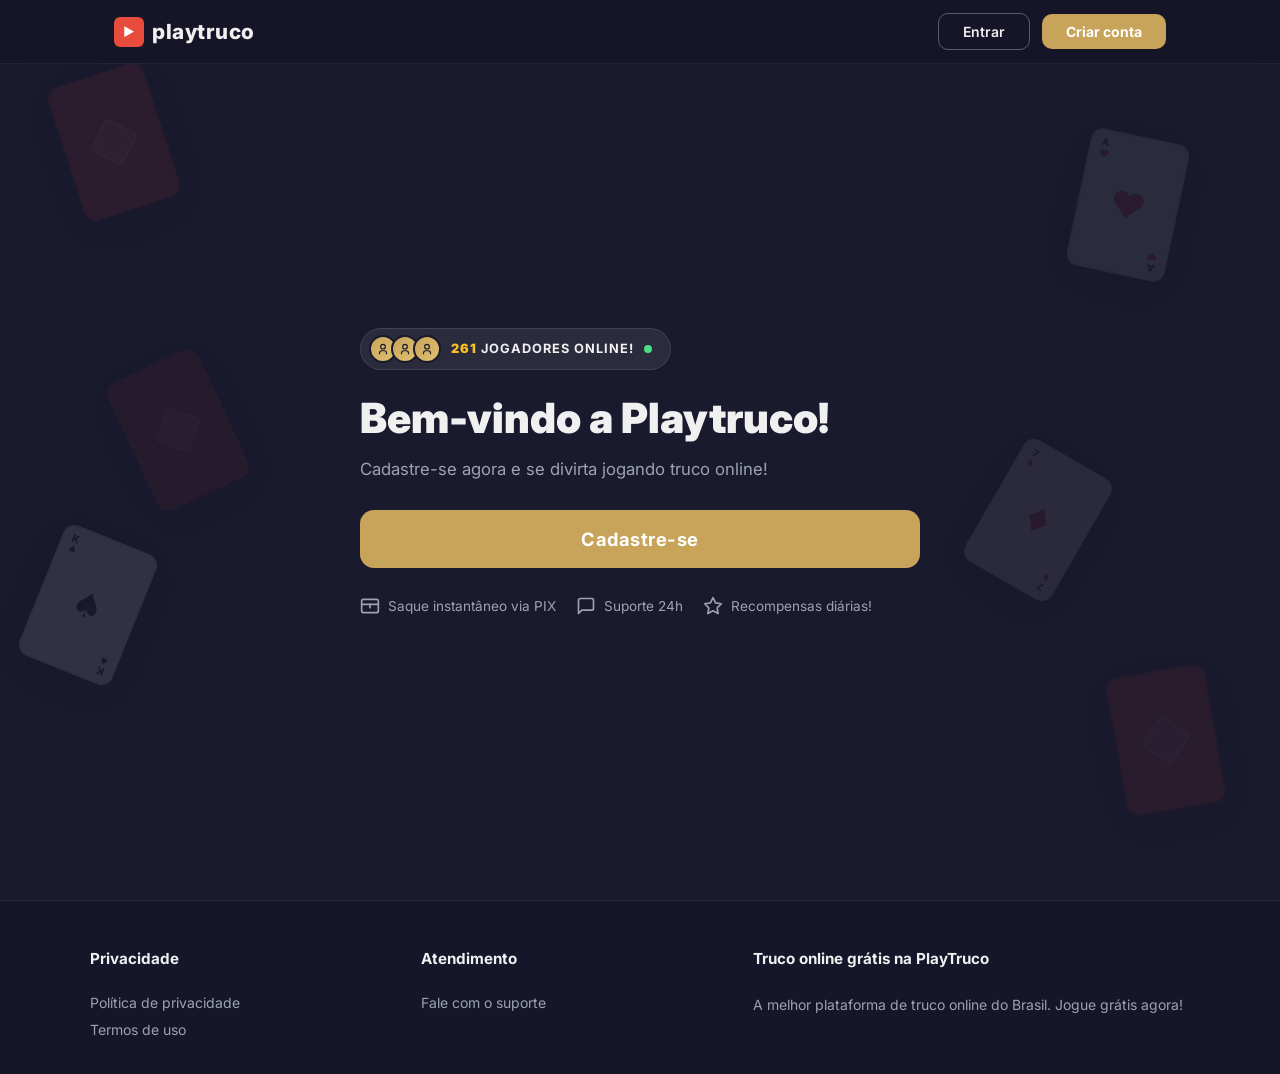
<file: index.html>
<!doctype html>
<html lang="pt-BR">
  <head>
    <meta charset="UTF-8" />
    <meta name="viewport" content="width=device-width, initial-scale=1" />
    <title>PlayTruco - Jogue Truco Online Grátis</title>
    <meta
      name="description"
      content="A melhor plataforma de truco online do Brasil. Jogue grátis agora! Saque instantâneo via PIX, suporte 24h e recompensas diárias."
    />
    <meta http-equiv="Cache-Control" content="no-cache, no-store, must-revalidate" />
    <meta http-equiv="Pragma" content="no-cache" />
    <meta http-equiv="Expires" content="0" />
    <link rel="preconnect" href="https://fonts.googleapis.com" />
    <link rel="preconnect" href="https://fonts.gstatic.com" crossorigin />
    <link href="https://fonts.googleapis.com/css2?family=Inter:wght@400;600;700;800;900&display=swap" rel="stylesheet" />
    <link rel="stylesheet" href="styles.css?v=2" />
  </head>
  <body>
    <!-- Navbar -->
    <header class="navbar">
      <div class="navbar-inner">
        <a href="/" class="logo">
          <span class="logo-icon">&#9654;</span>
          <span>playtruco</span>
        </a>
        <div class="nav-actions">
          <a href="https://www.playtruco.com/auth/sign-up?type=tiktok" class="btn-outline" target="_blank" rel="noopener">Entrar</a>
          <a href="https://www.playtruco.com/auth/sign-up?type=tiktok" class="btn-solid" target="_blank" rel="noopener">Criar conta</a>
        </div>
        <button class="mobile-menu" aria-label="Menu" id="menuBtn">
          <span></span><span></span><span></span>
        </button>
      </div>
    </header>

    <!-- Mobile nav -->
    <div class="mobile-nav" id="mobileNav">
      <a href="https://www.playtruco.com/auth/sign-up?type=tiktok" class="btn-outline" target="_blank" rel="noopener">Entrar</a>
      <a href="https://www.playtruco.com/auth/sign-up?type=tiktok" class="btn-solid" target="_blank" rel="noopener">Criar conta</a>
    </div>

    <!-- Floating cards background -->
    <div class="floating-cards" aria-hidden="true">
      <div class="fcard fcard-1">
        <div class="fcard-inner fcard-back">
          <div class="fcard-diamond"></div>
        </div>
      </div>
      <div class="fcard fcard-2">
        <div class="fcard-inner fcard-front">
          <span class="fc-corner fc-top">A<br><span class="fc-suit hearts">&hearts;</span></span>
          <span class="fc-center fc-suit hearts">&hearts;</span>
          <span class="fc-corner fc-bottom">A<br><span class="fc-suit hearts">&hearts;</span></span>
        </div>
      </div>
      <div class="fcard fcard-3">
        <div class="fcard-inner fcard-front">
          <span class="fc-corner fc-top">K<br><span class="fc-suit spades">&spades;</span></span>
          <span class="fc-center fc-suit spades">&spades;</span>
          <span class="fc-corner fc-bottom">K<br><span class="fc-suit spades">&spades;</span></span>
        </div>
      </div>
      <div class="fcard fcard-4">
        <div class="fcard-inner fcard-back">
          <div class="fcard-diamond"></div>
        </div>
      </div>
      <div class="fcard fcard-5">
        <div class="fcard-inner fcard-front">
          <span class="fc-corner fc-top">7<br><span class="fc-suit diamonds">&diams;</span></span>
          <span class="fc-center fc-suit diamonds">&diams;</span>
          <span class="fc-corner fc-bottom">7<br><span class="fc-suit diamonds">&diams;</span></span>
        </div>
      </div>
      <div class="fcard fcard-6">
        <div class="fcard-inner fcard-back">
          <div class="fcard-diamond"></div>
        </div>
      </div>
    </div>

    <!-- Hero -->
    <main class="hero">
      <div class="hero-inner">
        <!-- Players online badge -->
        <div class="players-online">
          <div class="players-avatars">
            <div class="avatar">
              <svg viewBox="0 0 24 24" fill="none" stroke="currentColor" stroke-width="2"><circle cx="12" cy="8" r="4"/><path d="M6 21v-2a4 4 0 0 1 4-4h4a4 4 0 0 1 4 4v2"/></svg>
            </div>
            <div class="avatar">
              <svg viewBox="0 0 24 24" fill="none" stroke="currentColor" stroke-width="2"><circle cx="12" cy="8" r="4"/><path d="M6 21v-2a4 4 0 0 1 4-4h4a4 4 0 0 1 4 4v2"/></svg>
            </div>
            <div class="avatar">
              <svg viewBox="0 0 24 24" fill="none" stroke="currentColor" stroke-width="2"><circle cx="12" cy="8" r="4"/><path d="M6 21v-2a4 4 0 0 1 4-4h4a4 4 0 0 1 4 4v2"/></svg>
            </div>
          </div>
          <span class="players-text"><strong id="playerCount">287</strong> JOGADORES ONLINE!</span>
          <span class="pulse-dot"></span>
        </div>

        <h1>Bem-vindo a Playtruco!</h1>
        <p class="hero-sub">Cadastre-se agora e se divirta jogando truco online!</p>

        <a href="https://www.playtruco.com/auth/sign-up?type=tiktok" class="cta-btn" id="ctaBtn" target="_blank" rel="noopener">
          Cadastre-se
        </a>

        <div class="features">
          <div class="feature">
            <svg width="20" height="20" viewBox="0 0 24 24" fill="none" stroke="currentColor" stroke-width="2" stroke-linecap="round" stroke-linejoin="round"><rect x="2" y="4" width="20" height="16" rx="2"/><path d="M12 10v4"/><path d="M2 10h20"/></svg>
            Saque instantâneo via PIX
          </div>
          <div class="feature">
            <svg width="20" height="20" viewBox="0 0 24 24" fill="none" stroke="currentColor" stroke-width="2" stroke-linecap="round" stroke-linejoin="round"><path d="M21 15a2 2 0 0 1-2 2H7l-4 4V5a2 2 0 0 1 2-2h14a2 2 0 0 1 2 2z"/></svg>
            Suporte 24h
          </div>
          <div class="feature">
            <svg width="20" height="20" viewBox="0 0 24 24" fill="none" stroke="currentColor" stroke-width="2" stroke-linecap="round" stroke-linejoin="round"><path d="M12 2l3.09 6.26L22 9.27l-5 4.87 1.18 6.88L12 17.77l-6.18 3.25L7 14.14 2 9.27l6.91-1.01L12 2z"/></svg>
            Recompensas diárias!
          </div>
        </div>
      </div>
    </main>

    <!-- Footer -->
    <footer class="footer">
      <div class="footer-inner">
        <div class="footer-col">
          <h3>Privacidade</h3>
          <a href="https://www.playtruco.com/privacy-policy" target="_blank" rel="noopener">Política de privacidade</a>
          <a href="https://www.playtruco.com/terms-of-use" target="_blank" rel="noopener">Termos de uso</a>
        </div>
        <div class="footer-col">
          <h3>Atendimento</h3>
          <a href="https://www.playtruco.com/support" target="_blank" rel="noopener">Fale com o suporte</a>
        </div>
        <div class="footer-col footer-about">
          <h3>Truco online grátis na PlayTruco</h3>
          <p>A melhor plataforma de truco online do Brasil. Jogue grátis agora!</p>
        </div>
      </div>
    </footer>

    <script>
      // Mobile menu
      const menuBtn = document.getElementById('menuBtn');
      const mobileNav = document.getElementById('mobileNav');
      menuBtn.addEventListener('click', () => {
        mobileNav.classList.toggle('open');
        menuBtn.classList.toggle('active');
      });

      // Players online counter - fluctuates between 260 and 315
      const playerCount = document.getElementById('playerCount');
      let currentCount = 260 + Math.floor(Math.random() * 56);
      playerCount.textContent = currentCount;

      function updatePlayerCount() {
        const change = Math.floor(Math.random() * 7) - 3;
        currentCount = Math.max(260, Math.min(315, currentCount + change));
        playerCount.textContent = currentCount;
      }

      setInterval(updatePlayerCount, 2000 + Math.random() * 3000);

      // Detect TikTok / Instagram / Facebook in-app browsers
      function isInAppBrowser() {
        var ua = navigator.userAgent || navigator.vendor || '';
        return /TikTok|BytedanceWebview|Instagram|FBAN|FBAV|Line\//i.test(ua);
      }

      // Force open in external browser
      function openExternal(e) {
        var url = e.currentTarget.href;

        if (!isInAppBrowser()) {
          // Normal browser - just open normally
          window.open(url, '_blank');
          e.preventDefault();
          return;
        }

        e.preventDefault();

        var ua = navigator.userAgent || '';

        // Android: use intent:// to open in Chrome/default browser
        if (/Android/i.test(ua)) {
          var intentUrl = 'intent://' + url.replace(/^https?:\/\//, '') +
            '#Intent;scheme=https;package=com.android.chrome;end';
          window.location.href = intentUrl;
          return;
        }

        // iOS: try opening via x-safari scheme, then fallback to window.open
        if (/iPhone|iPad|iPod/i.test(ua)) {
          // Method 1: Try to open via location (sometimes escapes in-app)
          window.location.href = url;

          // Method 2: Fallback - after a short delay, try window.open
          setTimeout(function() {
            window.open(url, '_system');
          }, 300);
          return;
        }

        // Fallback for other in-app browsers
        window.location.href = url;
      }
    </script>
  </body>
</html>
</file>
<file: styles.css>
:root {
  --bg: #1a1a2e;
  --bg-dark: #151528;
  --accent: #c8a45a;
  --accent-hover: #b8943a;
  --text: #f0f0f0;
  --muted: #9ca3af;
  --navbar-h: 64px;
}

*,
*::before,
*::after {
  box-sizing: border-box;
  margin: 0;
  padding: 0;
}

html {
  scroll-behavior: smooth;
  -webkit-text-size-adjust: 100%;
}

body {
  font-family: "Inter", "Segoe UI", system-ui, -apple-system, sans-serif;
  background: var(--bg);
  color: var(--text);
  min-height: 100vh;
  display: flex;
  flex-direction: column;
  -webkit-font-smoothing: antialiased;
  overflow-x: hidden;
}

a {
  text-decoration: none;
  color: inherit;
}

/* ===== Navbar ===== */
.navbar {
  position: fixed;
  top: 0;
  left: 0;
  right: 0;
  z-index: 100;
  height: var(--navbar-h);
  background: rgba(21, 21, 40, 0.92);
  backdrop-filter: blur(12px);
  border-bottom: 1px solid rgba(255, 255, 255, 0.06);
}

.navbar-inner {
  max-width: 1100px;
  margin: 0 auto;
  height: 100%;
  display: flex;
  align-items: center;
  justify-content: space-between;
  padding: 0 24px;
}

.logo {
  display: flex;
  align-items: center;
  gap: 8px;
  font-size: 1.3rem;
  font-weight: 800;
  color: var(--text);
  letter-spacing: 0.5px;
}

.logo-icon {
  display: flex;
  align-items: center;
  justify-content: center;
  width: 30px;
  height: 30px;
  background: #e74c3c;
  border-radius: 6px;
  font-size: 0.75rem;
  color: #fff;
}

.nav-actions {
  display: flex;
  gap: 12px;
  align-items: center;
}

.btn-outline {
  padding: 9px 24px;
  border: 1.5px solid rgba(255, 255, 255, 0.3);
  border-radius: 10px;
  font-size: 0.875rem;
  font-weight: 600;
  color: var(--text);
  transition: all 0.2s;
  background: transparent;
}

.btn-outline:hover {
  border-color: rgba(255, 255, 255, 0.55);
  background: rgba(255, 255, 255, 0.06);
}

.btn-solid {
  padding: 9px 24px;
  border: none;
  border-radius: 10px;
  font-size: 0.875rem;
  font-weight: 700;
  color: #fff;
  background: var(--accent);
  transition: all 0.2s;
}

.btn-solid:hover {
  background: var(--accent-hover);
}

/* Mobile menu button */
.mobile-menu {
  display: none;
  flex-direction: column;
  gap: 5px;
  background: none;
  border: none;
  cursor: pointer;
  padding: 4px;
}

.mobile-menu span {
  display: block;
  width: 24px;
  height: 2px;
  background: var(--text);
  border-radius: 2px;
  transition: all 0.3s;
}

.mobile-menu.active span:nth-child(1) {
  transform: rotate(45deg) translate(5px, 5px);
}

.mobile-menu.active span:nth-child(2) {
  opacity: 0;
}

.mobile-menu.active span:nth-child(3) {
  transform: rotate(-45deg) translate(5px, -5px);
}

.mobile-nav {
  display: none;
  flex-direction: column;
  gap: 12px;
  position: fixed;
  top: var(--navbar-h);
  left: 0;
  right: 0;
  z-index: 99;
  background: rgba(21, 21, 40, 0.97);
  backdrop-filter: blur(12px);
  padding: 20px 24px;
  border-bottom: 1px solid rgba(255, 255, 255, 0.06);
  transform: translateY(-100%);
  opacity: 0;
  transition: all 0.3s ease;
}

.mobile-nav.open {
  transform: translateY(0);
  opacity: 1;
}

.mobile-nav a {
  text-align: center;
}

/* ===== Hero ===== */
.hero {
  flex: 1;
  display: flex;
  align-items: center;
  justify-content: center;
  padding: calc(var(--navbar-h) + 40px) 24px 60px;
  position: relative;
  z-index: 1;
  min-height: 100vh;
}

.hero-inner {
  max-width: 560px;
  width: 100%;
  display: flex;
  flex-direction: column;
  align-items: flex-start;
}

/* Players online */
.players-online {
  display: flex;
  align-items: center;
  gap: 10px;
  background: rgba(255, 255, 255, 0.08);
  border: 1px solid rgba(255, 255, 255, 0.1);
  border-radius: 50px;
  padding: 6px 18px 6px 8px;
  margin-bottom: 24px;
}

.players-avatars {
  display: flex;
}

.avatar {
  width: 28px;
  height: 28px;
  border-radius: 50%;
  background: linear-gradient(135deg, #c8a45a, #e0c070);
  display: flex;
  align-items: center;
  justify-content: center;
  border: 2px solid var(--bg);
  margin-left: -6px;
  color: #1a1a2e;
}

.avatar:first-child {
  margin-left: 0;
}

.avatar svg {
  width: 14px;
  height: 14px;
}

.players-text {
  font-size: 0.8rem;
  font-weight: 700;
  color: var(--text);
  letter-spacing: 1px;
  text-transform: uppercase;
}

.players-text strong {
  color: #fbbf24;
  font-weight: 900;
}

.pulse-dot {
  width: 8px;
  height: 8px;
  border-radius: 50%;
  background: #4ade80;
  animation: pulse 2s ease-in-out infinite;
}

@keyframes pulse {
  0%, 100% { opacity: 1; transform: scale(1); }
  50% { opacity: 0.5; transform: scale(0.8); }
}

/* Hero text */
.hero-inner h1 {
  font-size: 2.6rem;
  font-weight: 900;
  line-height: 1.2;
  margin-bottom: 12px;
  color: var(--text);
}

.hero-sub {
  font-size: 1.05rem;
  color: var(--muted);
  line-height: 1.6;
  margin-bottom: 28px;
}

/* CTA Button */
.cta-btn {
  display: flex;
  align-items: center;
  justify-content: center;
  width: 100%;
  padding: 18px 40px;
  background: var(--accent);
  color: #fff;
  font-size: 1.15rem;
  font-weight: 700;
  border-radius: 14px;
  border: none;
  cursor: pointer;
  font-family: inherit;
  transition: all 0.25s ease;
  letter-spacing: 0.5px;
}

.cta-btn:hover {
  background: var(--accent-hover);
  transform: translateY(-2px);
  box-shadow: 0 10px 30px rgba(200, 164, 90, 0.3);
}

.cta-btn:disabled {
  opacity: 0.6;
  cursor: not-allowed;
  transform: none;
}

/* Signup Form */
.signup-form {
  width: 100%;
  display: flex;
  flex-direction: column;
  gap: 12px;
}

.form-group input {
  width: 100%;
  padding: 14px 16px;
  background: rgba(255, 255, 255, 0.07);
  border: 1.5px solid rgba(255, 255, 255, 0.12);
  border-radius: 12px;
  color: var(--text);
  font-size: 1rem;
  font-family: inherit;
  outline: none;
  transition: border-color 0.2s;
}

.form-group input::placeholder {
  color: var(--muted);
}

.form-group input:focus {
  border-color: var(--accent);
}

/* Password rules checklist */
.pw-rules {
  list-style: none;
  display: flex;
  flex-direction: column;
  gap: 4px;
  margin-top: 8px;
  padding: 0;
}

.pw-rules.hidden {
  display: none;
}

.pw-rules li {
  font-size: 0.78rem;
  color: var(--muted);
  display: flex;
  align-items: center;
  gap: 6px;
  transition: color 0.2s;
}

.pw-rules li.valid {
  color: #4ade80;
}

.rule-icon {
  font-size: 0.7rem;
  width: 14px;
  text-align: center;
  flex-shrink: 0;
}

.checkbox-group {
  display: flex;
  align-items: center;
  gap: 10px;
  cursor: pointer;
  font-size: 0.85rem;
  color: var(--muted);
  padding: 4px 0;
}

.checkbox-group input[type="checkbox"] {
  width: 18px;
  height: 18px;
  accent-color: var(--accent);
  cursor: pointer;
  flex-shrink: 0;
}

.form-msg {
  font-size: 0.875rem;
  text-align: center;
  min-height: 20px;
  padding: 0 4px;
}

.form-msg.success {
  color: #4ade80;
}

.form-msg.error {
  color: #f87171;
}

/* Success overlay */
.success-overlay {
  position: fixed;
  inset: 0;
  z-index: 200;
  background: rgba(0, 0, 0, 0.7);
  backdrop-filter: blur(6px);
  display: flex;
  align-items: center;
  justify-content: center;
  opacity: 0;
  pointer-events: none;
  transition: opacity 0.3s;
}

.success-overlay.show {
  opacity: 1;
  pointer-events: auto;
}

.success-card {
  background: var(--bg-dark);
  border: 1px solid rgba(255, 255, 255, 0.1);
  border-radius: 20px;
  padding: 40px 32px;
  text-align: center;
  max-width: 340px;
  width: 90%;
  transform: scale(0.9);
  transition: transform 0.3s;
}

.success-overlay.show .success-card {
  transform: scale(1);
}

.success-thumb {
  font-size: 4rem;
  margin-bottom: 12px;
  line-height: 1;
}

.success-card h2 {
  font-size: 1.5rem;
  font-weight: 800;
  color: #4ade80;
  margin-bottom: 8px;
}

.success-card p {
  color: var(--muted);
  font-size: 0.95rem;
  margin-bottom: 24px;
}

.success-card .cta-btn {
  border: none;
  cursor: pointer;
  font-family: inherit;
}

/* Redirect overlay */
.redirect-overlay {
  position: fixed;
  inset: 0;
  z-index: 200;
  background: rgba(0, 0, 0, 0.8);
  backdrop-filter: blur(8px);
  display: flex;
  align-items: center;
  justify-content: center;
  opacity: 0;
  pointer-events: none;
  transition: opacity 0.3s;
}

.redirect-overlay.show {
  opacity: 1;
  pointer-events: auto;
}

.redirect-card {
  background: var(--bg);
  border: 1px solid rgba(255, 255, 255, 0.1);
  border-radius: 20px;
  padding: 36px 28px;
  text-align: center;
  max-width: 360px;
  width: 90%;
}

.redirect-icon {
  margin-bottom: 16px;
}

.redirect-card h2 {
  font-size: 1.3rem;
  font-weight: 800;
  color: var(--text);
  margin-bottom: 8px;
}

.redirect-card p {
  color: var(--muted);
  font-size: 0.9rem;
  margin-bottom: 16px;
  line-height: 1.5;
}

.redirect-url {
  background: rgba(255, 255, 255, 0.06);
  border: 1px solid rgba(255, 255, 255, 0.1);
  border-radius: 10px;
  padding: 10px 14px;
  font-size: 0.8rem;
  color: var(--accent);
  word-break: break-all;
  margin-bottom: 20px;
  font-family: monospace;
}

.redirect-copy {
  display: block;
  width: 100%;
  margin-top: 10px;
  padding: 12px;
  background: transparent;
  border: 1.5px solid rgba(255, 255, 255, 0.2);
  border-radius: 12px;
  color: var(--text);
  font-size: 0.95rem;
  font-weight: 600;
  font-family: inherit;
  cursor: pointer;
  transition: all 0.2s;
}

.redirect-copy:hover {
  border-color: rgba(255, 255, 255, 0.4);
  background: rgba(255, 255, 255, 0.05);
}

.redirect-hint {
  margin-top: 16px;
  font-size: 0.75rem;
  color: rgba(255, 255, 255, 0.35);
}

/* Features row */
.features {
  display: flex;
  flex-wrap: wrap;
  gap: 20px;
  margin-top: 28px;
}

.feature {
  display: flex;
  align-items: center;
  gap: 8px;
  font-size: 0.85rem;
  color: var(--muted);
}

.feature svg {
  color: var(--muted);
  flex-shrink: 0;
}

/* ===== Floating Cards Background ===== */
.floating-cards {
  position: fixed;
  inset: 0;
  z-index: 0;
  pointer-events: none;
  overflow: hidden;
}

.fcard {
  position: absolute;
  width: 100px;
  height: 140px;
  border-radius: 12px;
  box-shadow: 0 10px 40px rgba(0, 0, 0, 0.4);
  opacity: 0.12;
  animation: floatCard 12s ease-in-out infinite;
}

.fcard-inner {
  width: 100%;
  height: 100%;
  border-radius: 12px;
  position: relative;
  overflow: hidden;
}

.fcard-back {
  background: #c0392b;
  border: 2px solid #a93226;
  display: flex;
  align-items: center;
  justify-content: center;
}

.fcard-diamond {
  width: 36px;
  height: 36px;
  background: rgba(255, 255, 255, 0.18);
  transform: rotate(45deg);
  border-radius: 4px;
  border: 2px solid rgba(255, 255, 255, 0.22);
}

.fcard-front {
  background: #fff;
  border: 2px solid #e5e7eb;
}

.fc-corner {
  position: absolute;
  font-size: 0.65rem;
  font-weight: 800;
  line-height: 1.1;
  text-align: center;
  color: #1a1a2e;
}

.fc-corner.fc-top {
  top: 6px;
  left: 8px;
}

.fc-corner.fc-bottom {
  bottom: 6px;
  right: 8px;
  transform: rotate(180deg);
}

.fc-suit {
  font-style: normal;
}

.fc-suit.hearts {
  color: #dc2626;
}

.fc-suit.diamonds {
  color: #dc2626;
}

.fc-suit.spades {
  color: #1a1a2e;
}

.fc-center {
  position: absolute;
  top: 50%;
  left: 50%;
  transform: translate(-50%, -50%);
  font-size: 2.2rem;
}

/* Card positions & animations */
.fcard-1 {
  top: 8%;
  left: 5%;
  transform: rotate(-18deg);
  animation-delay: 0s;
  opacity: 0.1;
}

.fcard-2 {
  top: 15%;
  right: 8%;
  transform: rotate(12deg);
  animation-delay: -2s;
  opacity: 0.08;
}

.fcard-3 {
  bottom: 25%;
  left: 3%;
  transform: rotate(22deg);
  animation-delay: -4s;
  opacity: 0.1;
}

.fcard-4 {
  bottom: 10%;
  right: 5%;
  transform: rotate(-10deg);
  animation-delay: -6s;
  opacity: 0.09;
}

.fcard-5 {
  top: 50%;
  right: 15%;
  transform: rotate(30deg);
  animation-delay: -8s;
  opacity: 0.07;
}

.fcard-6 {
  top: 40%;
  left: 10%;
  transform: rotate(-25deg);
  animation-delay: -10s;
  opacity: 0.08;
}

@keyframes floatCard {
  0%, 100% {
    transform: translateY(0) rotate(var(--r, -15deg));
  }
  25% {
    transform: translateY(-18px) rotate(calc(var(--r, -15deg) + 3deg));
  }
  50% {
    transform: translateY(-8px) rotate(calc(var(--r, -15deg) - 2deg));
  }
  75% {
    transform: translateY(-22px) rotate(calc(var(--r, -15deg) + 4deg));
  }
}

.fcard-1 { --r: -18deg; }
.fcard-2 { --r: 12deg; }
.fcard-3 { --r: 22deg; }
.fcard-4 { --r: -10deg; }
.fcard-5 { --r: 30deg; }
.fcard-6 { --r: -25deg; }

/* ===== Footer ===== */
.footer {
  position: relative;
  z-index: 1;
  border-top: 1px solid rgba(255, 255, 255, 0.08);
  padding: 48px 24px 36px;
  background: rgba(21, 21, 40, 0.6);
}

.footer-inner {
  max-width: 1100px;
  margin: 0 auto;
  display: grid;
  grid-template-columns: 1fr 1fr 1.5fr;
  gap: 40px;
}

.footer h3 {
  font-size: 0.95rem;
  font-weight: 700;
  margin-bottom: 16px;
  color: var(--text);
}

.footer-col {
  display: flex;
  flex-direction: column;
  gap: 10px;
}

.footer-col a {
  font-size: 0.875rem;
  color: var(--muted);
  transition: color 0.2s;
}

.footer-col a:hover {
  color: var(--text);
}

.footer-about p {
  font-size: 0.875rem;
  color: var(--muted);
  line-height: 1.6;
}

/* ===== Responsive ===== */
@media (max-width: 640px) {
  .nav-actions {
    display: none;
  }

  .mobile-menu {
    display: flex;
  }

  .mobile-nav {
    display: flex;
  }

  .hero-inner h1 {
    font-size: 2rem;
  }

  .hero {
    padding: calc(var(--navbar-h) + 24px) 20px 40px;
  }

  .footer-inner {
    grid-template-columns: 1fr;
    gap: 32px;
  }

  .features {
    gap: 14px;
  }
}
</file>
